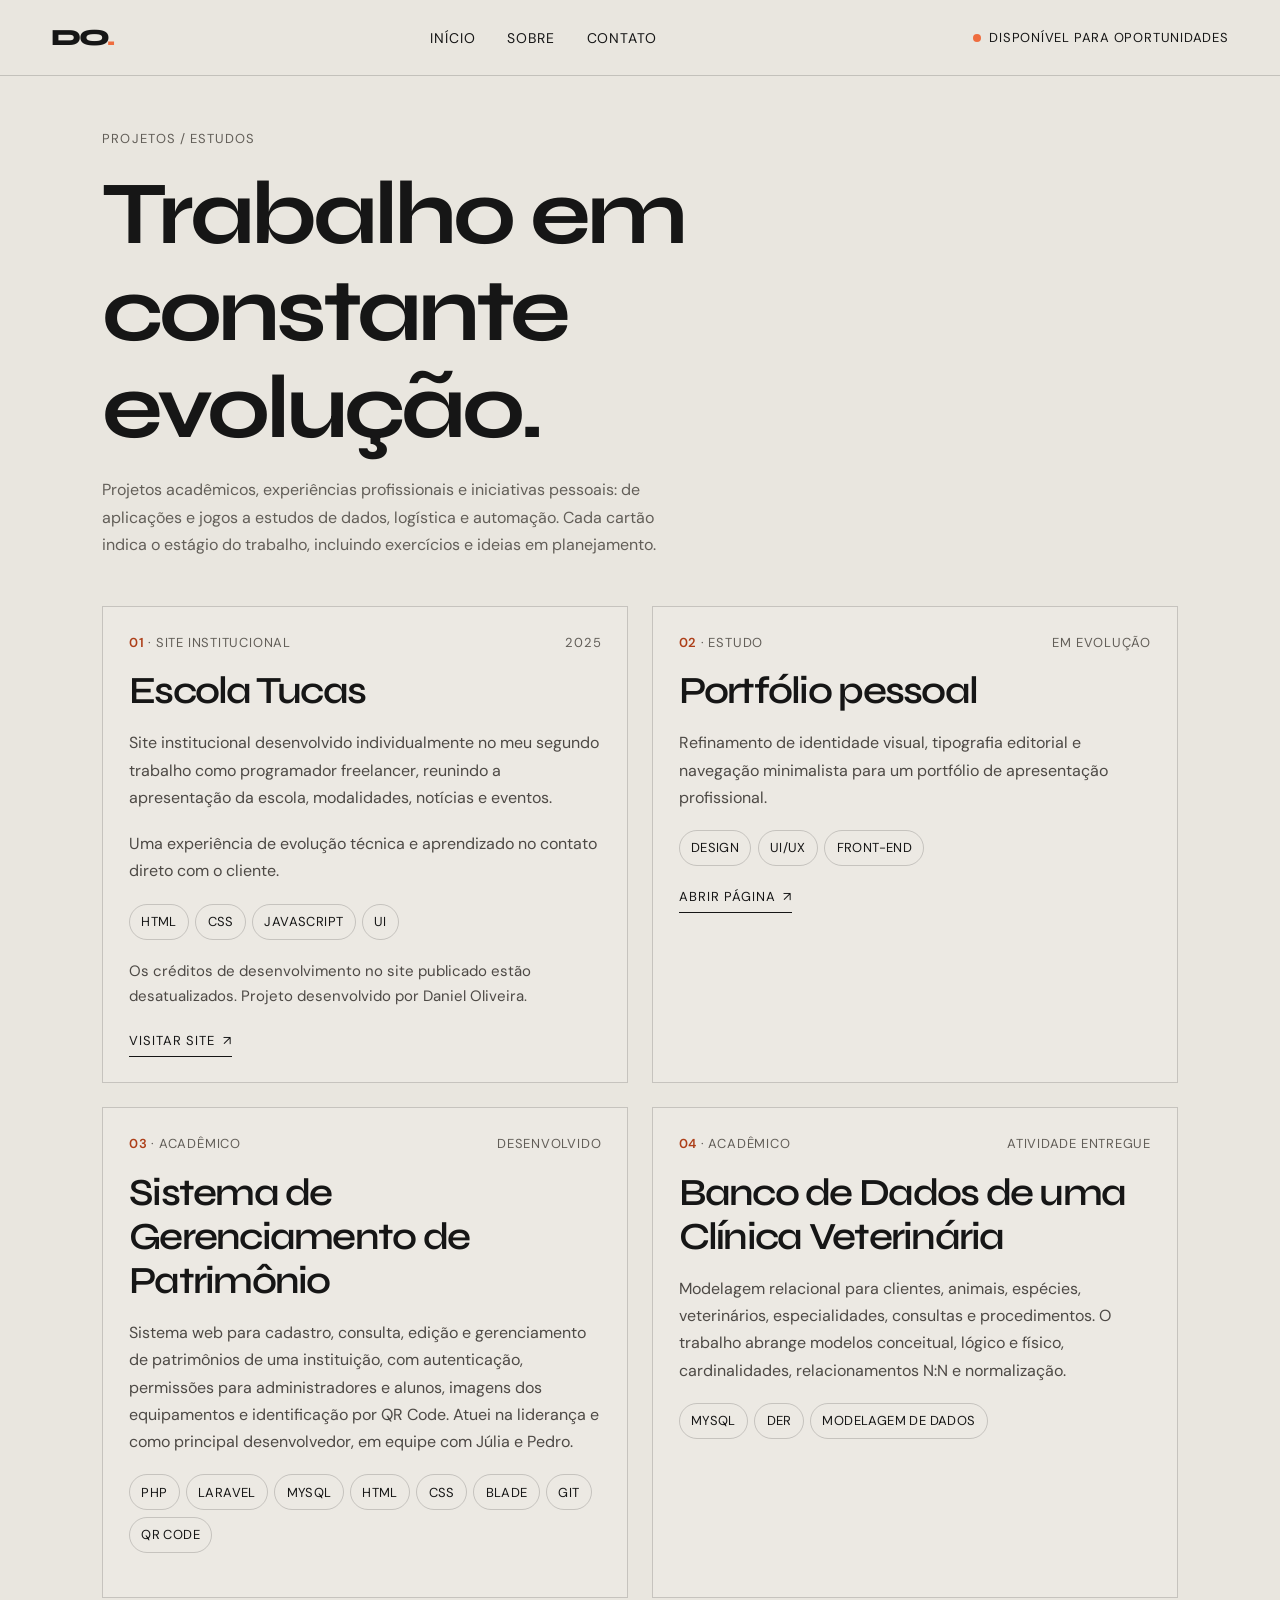
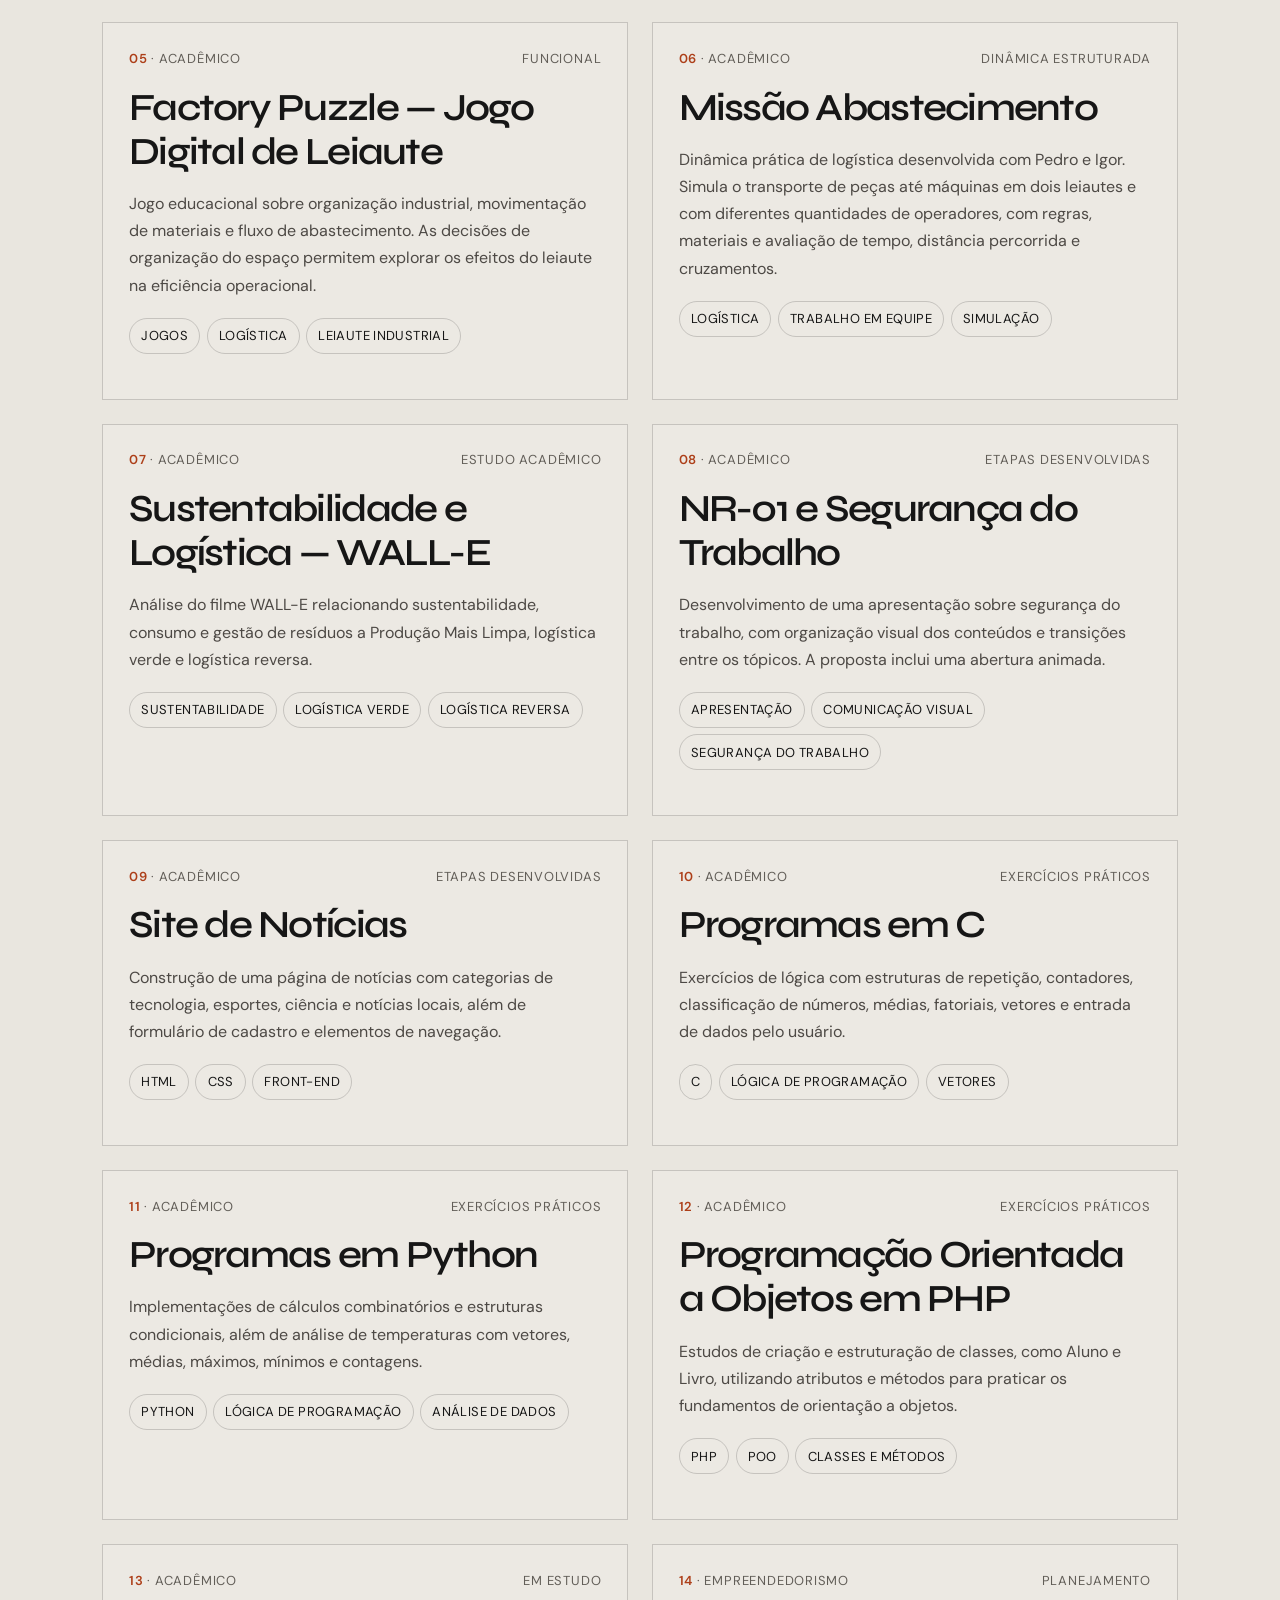
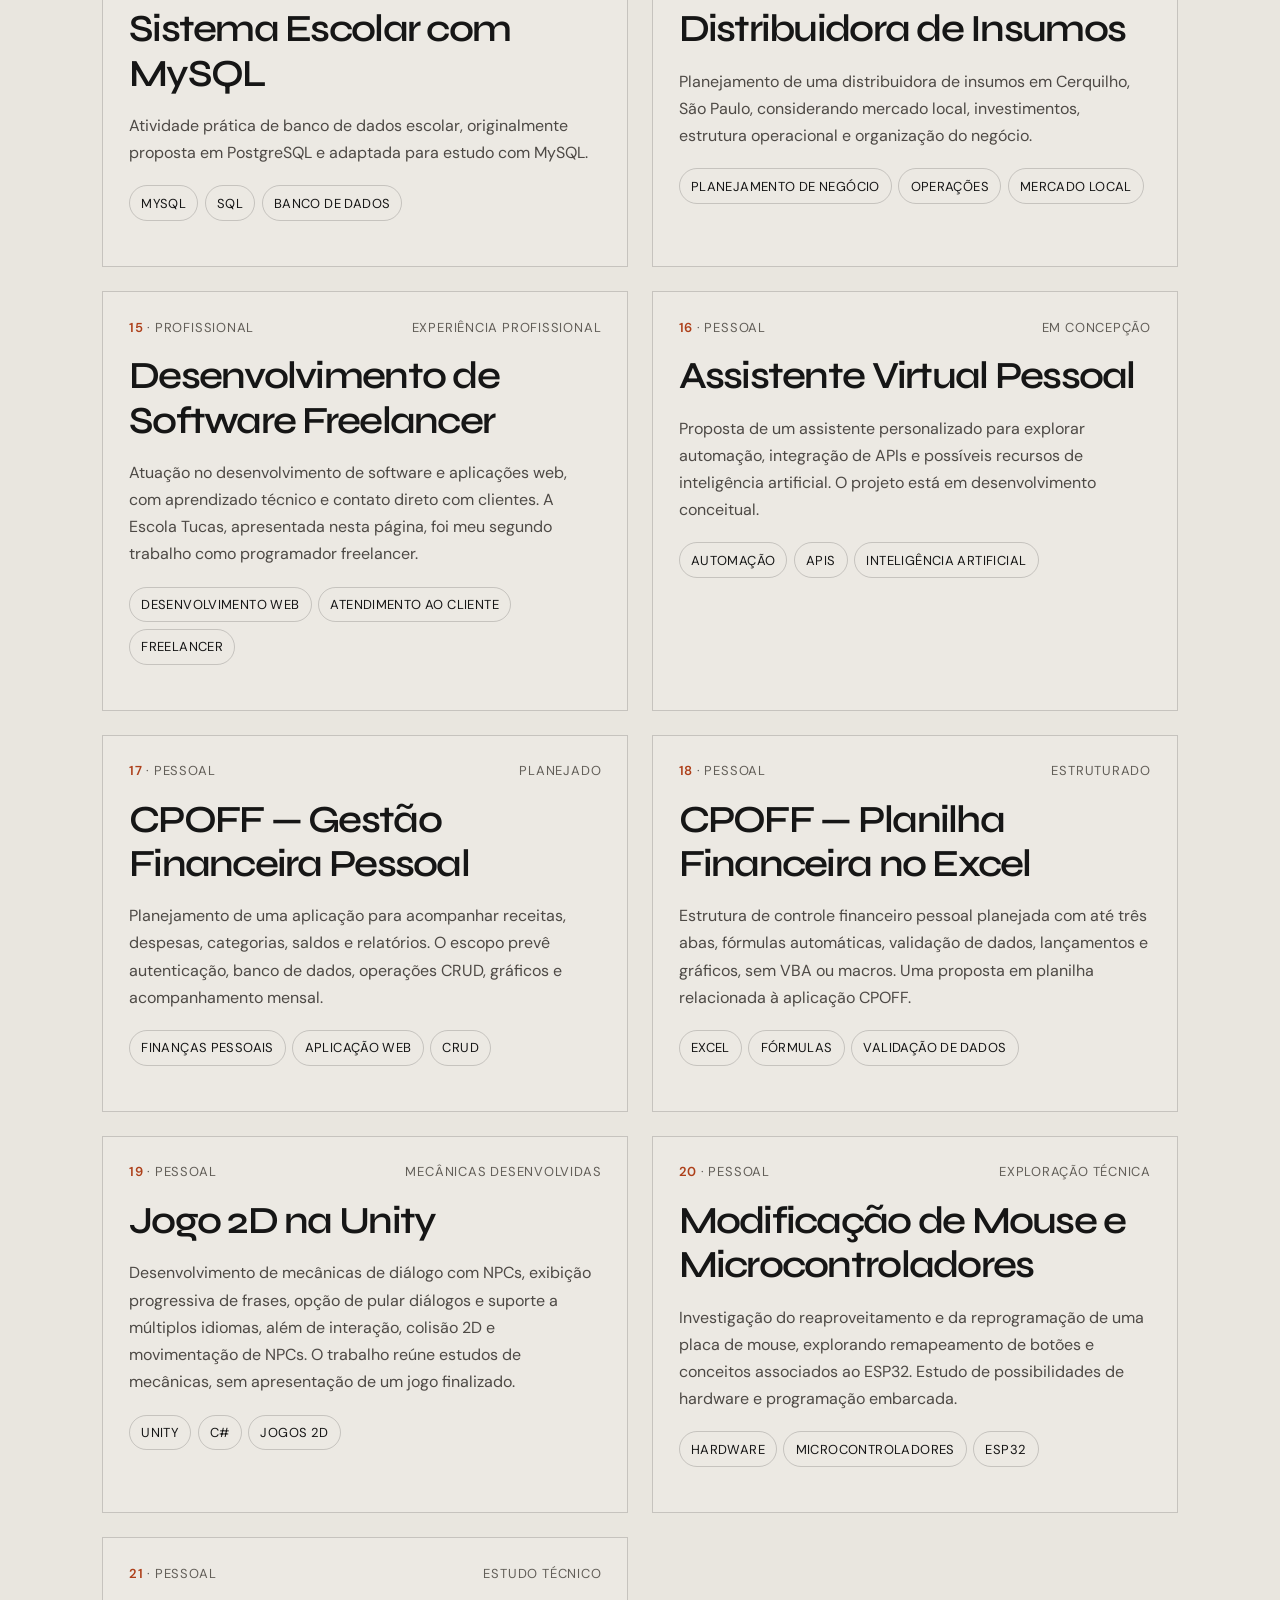
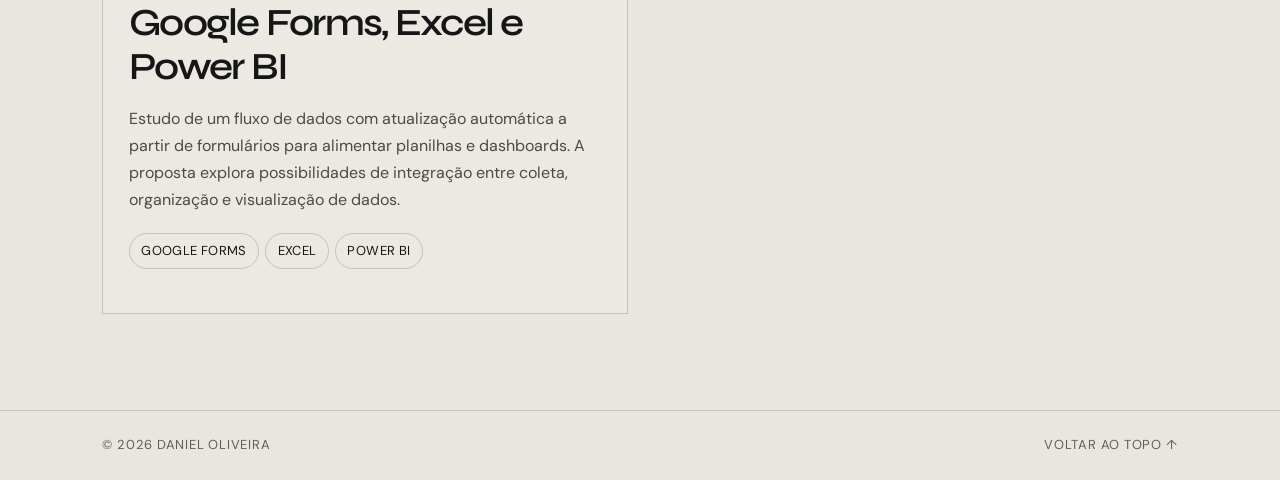
<file: projetos.html>
<!DOCTYPE html>
<html lang="pt-BR">

<head>
    <meta charset="UTF-8">
    <meta name="viewport" content="width=device-width, initial-scale=1.0">
    <meta name="description" content="Projetos, estudos e criações de Daniel Oliveira.">
    <title>Projetos · Daniel Oliveira</title>
    <link rel="preconnect" href="https://fonts.googleapis.com">
    <link rel="preconnect" href="https://fonts.gstatic.com" crossorigin>
    <link href="https://fonts.googleapis.com/css2?family=DM+Sans:wght@400;500;600;700&family=Syne:wght@500;600;700;800&display=swap" rel="stylesheet">
    <link rel="stylesheet" href="styles.css?v=20261105-1">
</head>

<body>
    <a class="skip-link" href="#conteudo">Pular para o conteúdo</a>
    <header class="site-header">
        <a class="wordmark" href="index.html" aria-label="Daniel Oliveira, início">DO<span>.</span></a>
        <nav class="main-nav" aria-label="Navegação principal">
            <a href="index.html">Início</a><a href="index.html#sobre">Sobre</a><a href="index.html#contato">Contato</a>
        </nav>
        <a class="header-availability" href="index.html#contato"><span></span> Disponível para oportunidades</a>
    </header>

    <main id="conteudo" class="section-shell project-page">
        <header class="project-page-header reveal">
            <p class="eyebrow">Projetos / estudos</p>
            <h1>Trabalho em<br>constante evolução.</h1>
            <p>Projetos acadêmicos, experiências profissionais e iniciativas pessoais: de aplicações e jogos a estudos de dados, logística e automação. Cada cartão indica o estágio do trabalho, incluindo exercícios e ideias em planejamento.</p>
        </header>

        <section class="project-list" aria-label="Lista de projetos e estudos">
            <article id="escola-tucas" class="project-item reveal" aria-labelledby="tucas-titulo">
                <div class="project-item-header">
                    <span class="project-item-meta"><span class="project-item-eyebrow">01</span> · Site institucional</span>
                    <span class="project-item-meta">2025</span>
                </div>
                <h2 id="tucas-titulo">Escola Tucas</h2>
                <p>Site institucional desenvolvido individualmente no meu segundo trabalho como programador freelancer, reunindo a apresentação da escola, modalidades, notícias e eventos.</p>
                <p>Uma experiência de evolução técnica e aprendizado no contato direto com o cliente.</p>
                <div class="project-item-stack" aria-label="Tecnologias utilizadas">
                    <span>HTML</span><span>CSS</span><span>JavaScript</span><span>UI</span>
                </div>
                <p id="tucas-creditos" class="project-note">Os créditos de desenvolvimento no site publicado estão desatualizados. Projeto desenvolvido por Daniel Oliveira.</p>
                <a href="https://etucas.com.br/" target="_blank" rel="noopener noreferrer" aria-describedby="tucas-creditos">Visitar site <span aria-hidden="true">↗</span><span class="sr-only"> (abre em nova aba)</span></a>
            </article>

            <article id="portfolio" class="project-item reveal" aria-labelledby="portfolio-titulo">
                <div class="project-item-header">
                    <span class="project-item-meta"><span class="project-item-eyebrow">02</span> · Estudo</span>
                    <span class="project-item-meta">Em evolução</span>
                </div>
                <h2 id="portfolio-titulo">Portfólio pessoal</h2>
                <p>Refinamento de identidade visual, tipografia editorial e navegação minimalista para um portfólio de apresentação profissional.</p>
                <div class="project-item-stack" aria-label="Áreas do projeto">
                    <span>Design</span><span>UI/UX</span><span>Front-end</span>
                </div>
                <a href="index.html">Abrir página <span aria-hidden="true">↗</span></a>
            </article>
            <article id="patrimonio" class="project-item reveal" aria-labelledby="patrimonio-titulo">
                <div class="project-item-header">
                    <span class="project-item-meta"><span class="project-item-eyebrow">03</span> · Acadêmico</span>
                    <span class="project-item-meta">Desenvolvido</span>
                </div>
                <h2 id="patrimonio-titulo">Sistema de Gerenciamento de Patrimônio</h2>
                <p>Sistema web para cadastro, consulta, edição e gerenciamento de patrimônios de uma instituição, com autenticação, permissões para administradores e alunos, imagens dos equipamentos e identificação por QR Code. Atuei na liderança e como principal desenvolvedor, em equipe com Júlia e Pedro.</p>
                <div class="project-item-stack" aria-label="Tecnologias e áreas do projeto">
                    <span>PHP</span><span>Laravel</span><span>MySQL</span><span>HTML</span><span>CSS</span><span>Blade</span><span>Git</span><span>QR Code</span>
                </div>
            </article>

            <article id="clinica-veterinaria" class="project-item reveal" aria-labelledby="clinica-veterinaria-titulo">
                <div class="project-item-header">
                    <span class="project-item-meta"><span class="project-item-eyebrow">04</span> · Acadêmico</span>
                    <span class="project-item-meta">Atividade entregue</span>
                </div>
                <h2 id="clinica-veterinaria-titulo">Banco de Dados de uma Clínica Veterinária</h2>
                <p>Modelagem relacional para clientes, animais, espécies, veterinários, especialidades, consultas e procedimentos. O trabalho abrange modelos conceitual, lógico e físico, cardinalidades, relacionamentos N:N e normalização.</p>
                <div class="project-item-stack" aria-label="Tecnologias e áreas do projeto">
                    <span>MySQL</span><span>DER</span><span>Modelagem de dados</span>
                </div>
            </article>

            <article id="factory-puzzle" class="project-item reveal" aria-labelledby="factory-puzzle-titulo">
                <div class="project-item-header">
                    <span class="project-item-meta"><span class="project-item-eyebrow">05</span> · Acadêmico</span>
                    <span class="project-item-meta">Funcional</span>
                </div>
                <h2 id="factory-puzzle-titulo">Factory Puzzle — Jogo Digital de Leiaute</h2>
                <p>Jogo educacional sobre organização industrial, movimentação de materiais e fluxo de abastecimento. As decisões de organização do espaço permitem explorar os efeitos do leiaute na eficiência operacional.</p>
                <div class="project-item-stack" aria-label="Tecnologias e áreas do projeto">
                    <span>Jogos</span><span>Logística</span><span>Leiaute industrial</span>
                </div>
            </article>

            <article id="missao-abastecimento" class="project-item reveal" aria-labelledby="missao-abastecimento-titulo">
                <div class="project-item-header">
                    <span class="project-item-meta"><span class="project-item-eyebrow">06</span> · Acadêmico</span>
                    <span class="project-item-meta">Dinâmica estruturada</span>
                </div>
                <h2 id="missao-abastecimento-titulo">Missão Abastecimento</h2>
                <p>Dinâmica prática de logística desenvolvida com Pedro e Igor. Simula o transporte de peças até máquinas em dois leiautes e com diferentes quantidades de operadores, com regras, materiais e avaliação de tempo, distância percorrida e cruzamentos.</p>
                <div class="project-item-stack" aria-label="Tecnologias e áreas do projeto">
                    <span>Logística</span><span>Trabalho em equipe</span><span>Simulação</span>
                </div>
            </article>

            <article id="wall-e" class="project-item reveal" aria-labelledby="wall-e-titulo">
                <div class="project-item-header">
                    <span class="project-item-meta"><span class="project-item-eyebrow">07</span> · Acadêmico</span>
                    <span class="project-item-meta">Estudo acadêmico</span>
                </div>
                <h2 id="wall-e-titulo">Sustentabilidade e Logística — WALL-E</h2>
                <p>Análise do filme WALL-E relacionando sustentabilidade, consumo e gestão de resíduos a Produção Mais Limpa, logística verde e logística reversa.</p>
                <div class="project-item-stack" aria-label="Tecnologias e áreas do projeto">
                    <span>Sustentabilidade</span><span>Logística verde</span><span>Logística reversa</span>
                </div>
            </article>

            <article id="nr-01" class="project-item reveal" aria-labelledby="nr-01-titulo">
                <div class="project-item-header">
                    <span class="project-item-meta"><span class="project-item-eyebrow">08</span> · Acadêmico</span>
                    <span class="project-item-meta">Etapas desenvolvidas</span>
                </div>
                <h2 id="nr-01-titulo">NR-01 e Segurança do Trabalho</h2>
                <p>Desenvolvimento de uma apresentação sobre segurança do trabalho, com organização visual dos conteúdos e transições entre os tópicos. A proposta inclui uma abertura animada.</p>
                <div class="project-item-stack" aria-label="Tecnologias e áreas do projeto">
                    <span>Apresentação</span><span>Comunicação visual</span><span>Segurança do trabalho</span>
                </div>
            </article>

            <article id="site-noticias" class="project-item reveal" aria-labelledby="site-noticias-titulo">
                <div class="project-item-header">
                    <span class="project-item-meta"><span class="project-item-eyebrow">09</span> · Acadêmico</span>
                    <span class="project-item-meta">Etapas desenvolvidas</span>
                </div>
                <h2 id="site-noticias-titulo">Site de Notícias</h2>
                <p>Construção de uma página de notícias com categorias de tecnologia, esportes, ciência e notícias locais, além de formulário de cadastro e elementos de navegação.</p>
                <div class="project-item-stack" aria-label="Tecnologias e áreas do projeto">
                    <span>HTML</span><span>CSS</span><span>Front-end</span>
                </div>
            </article>

            <article id="programas-c" class="project-item reveal" aria-labelledby="programas-c-titulo">
                <div class="project-item-header">
                    <span class="project-item-meta"><span class="project-item-eyebrow">10</span> · Acadêmico</span>
                    <span class="project-item-meta">Exercícios práticos</span>
                </div>
                <h2 id="programas-c-titulo">Programas em C</h2>
                <p>Exercícios de lógica com estruturas de repetição, contadores, classificação de números, médias, fatoriais, vetores e entrada de dados pelo usuário.</p>
                <div class="project-item-stack" aria-label="Tecnologias e áreas do projeto">
                    <span>C</span><span>Lógica de programação</span><span>Vetores</span>
                </div>
            </article>

            <article id="programas-python" class="project-item reveal" aria-labelledby="programas-python-titulo">
                <div class="project-item-header">
                    <span class="project-item-meta"><span class="project-item-eyebrow">11</span> · Acadêmico</span>
                    <span class="project-item-meta">Exercícios práticos</span>
                </div>
                <h2 id="programas-python-titulo">Programas em Python</h2>
                <p>Implementações de cálculos combinatórios e estruturas condicionais, além de análise de temperaturas com vetores, médias, máximos, mínimos e contagens.</p>
                <div class="project-item-stack" aria-label="Tecnologias e áreas do projeto">
                    <span>Python</span><span>Lógica de programação</span><span>Análise de dados</span>
                </div>
            </article>

            <article id="poo-php" class="project-item reveal" aria-labelledby="poo-php-titulo">
                <div class="project-item-header">
                    <span class="project-item-meta"><span class="project-item-eyebrow">12</span> · Acadêmico</span>
                    <span class="project-item-meta">Exercícios práticos</span>
                </div>
                <h2 id="poo-php-titulo">Programação Orientada a Objetos em PHP</h2>
                <p>Estudos de criação e estruturação de classes, como Aluno e Livro, utilizando atributos e métodos para praticar os fundamentos de orientação a objetos.</p>
                <div class="project-item-stack" aria-label="Tecnologias e áreas do projeto">
                    <span>PHP</span><span>POO</span><span>Classes e métodos</span>
                </div>
            </article>

            <article id="sistema-escolar" class="project-item reveal" aria-labelledby="sistema-escolar-titulo">
                <div class="project-item-header">
                    <span class="project-item-meta"><span class="project-item-eyebrow">13</span> · Acadêmico</span>
                    <span class="project-item-meta">Em estudo</span>
                </div>
                <h2 id="sistema-escolar-titulo">Sistema Escolar com MySQL</h2>
                <p>Atividade prática de banco de dados escolar, originalmente proposta em PostgreSQL e adaptada para estudo com MySQL.</p>
                <div class="project-item-stack" aria-label="Tecnologias e áreas do projeto">
                    <span>MySQL</span><span>SQL</span><span>Banco de dados</span>
                </div>
            </article>

            <article id="distribuidora" class="project-item reveal" aria-labelledby="distribuidora-titulo">
                <div class="project-item-header">
                    <span class="project-item-meta"><span class="project-item-eyebrow">14</span> · Empreendedorismo</span>
                    <span class="project-item-meta">Planejamento</span>
                </div>
                <h2 id="distribuidora-titulo">Distribuidora de Insumos</h2>
                <p>Planejamento de uma distribuidora de insumos em Cerquilho, São Paulo, considerando mercado local, investimentos, estrutura operacional e organização do negócio.</p>
                <div class="project-item-stack" aria-label="Tecnologias e áreas do projeto">
                    <span>Planejamento de negócio</span><span>Operações</span><span>Mercado local</span>
                </div>
            </article>

            <article id="freelancer" class="project-item reveal" aria-labelledby="freelancer-titulo">
                <div class="project-item-header">
                    <span class="project-item-meta"><span class="project-item-eyebrow">15</span> · Profissional</span>
                    <span class="project-item-meta">Experiência profissional</span>
                </div>
                <h2 id="freelancer-titulo">Desenvolvimento de Software Freelancer</h2>
                <p>Atuação no desenvolvimento de software e aplicações web, com aprendizado técnico e contato direto com clientes. A Escola Tucas, apresentada nesta página, foi meu segundo trabalho como programador freelancer.</p>
                <div class="project-item-stack" aria-label="Tecnologias e áreas do projeto">
                    <span>Desenvolvimento web</span><span>Atendimento ao cliente</span><span>Freelancer</span>
                </div>
            </article>

            <article id="assistente-virtual" class="project-item reveal" aria-labelledby="assistente-virtual-titulo">
                <div class="project-item-header">
                    <span class="project-item-meta"><span class="project-item-eyebrow">16</span> · Pessoal</span>
                    <span class="project-item-meta">Em concepção</span>
                </div>
                <h2 id="assistente-virtual-titulo">Assistente Virtual Pessoal</h2>
                <p>Proposta de um assistente personalizado para explorar automação, integração de APIs e possíveis recursos de inteligência artificial. O projeto está em desenvolvimento conceitual.</p>
                <div class="project-item-stack" aria-label="Tecnologias e áreas do projeto">
                    <span>Automação</span><span>APIs</span><span>Inteligência artificial</span>
                </div>
            </article>

            <article id="cpoff-sistema" class="project-item reveal" aria-labelledby="cpoff-sistema-titulo">
                <div class="project-item-header">
                    <span class="project-item-meta"><span class="project-item-eyebrow">17</span> · Pessoal</span>
                    <span class="project-item-meta">Planejado</span>
                </div>
                <h2 id="cpoff-sistema-titulo">CPOFF — Gestão Financeira Pessoal</h2>
                <p>Planejamento de uma aplicação para acompanhar receitas, despesas, categorias, saldos e relatórios. O escopo prevê autenticação, banco de dados, operações CRUD, gráficos e acompanhamento mensal.</p>
                <div class="project-item-stack" aria-label="Tecnologias e áreas do projeto">
                    <span>Finanças pessoais</span><span>Aplicação web</span><span>CRUD</span>
                </div>
            </article>

            <article id="cpoff-excel" class="project-item reveal" aria-labelledby="cpoff-excel-titulo">
                <div class="project-item-header">
                    <span class="project-item-meta"><span class="project-item-eyebrow">18</span> · Pessoal</span>
                    <span class="project-item-meta">Estruturado</span>
                </div>
                <h2 id="cpoff-excel-titulo">CPOFF — Planilha Financeira no Excel</h2>
                <p>Estrutura de controle financeiro pessoal planejada com até três abas, fórmulas automáticas, validação de dados, lançamentos e gráficos, sem VBA ou macros. Uma proposta em planilha relacionada à aplicação CPOFF.</p>
                <div class="project-item-stack" aria-label="Tecnologias e áreas do projeto">
                    <span>Excel</span><span>Fórmulas</span><span>Validação de dados</span>
                </div>
            </article>

            <article id="jogo-unity" class="project-item reveal" aria-labelledby="jogo-unity-titulo">
                <div class="project-item-header">
                    <span class="project-item-meta"><span class="project-item-eyebrow">19</span> · Pessoal</span>
                    <span class="project-item-meta">Mecânicas desenvolvidas</span>
                </div>
                <h2 id="jogo-unity-titulo">Jogo 2D na Unity</h2>
                <p>Desenvolvimento de mecânicas de diálogo com NPCs, exibição progressiva de frases, opção de pular diálogos e suporte a múltiplos idiomas, além de interação, colisão 2D e movimentação de NPCs. O trabalho reúne estudos de mecânicas, sem apresentação de um jogo finalizado.</p>
                <div class="project-item-stack" aria-label="Tecnologias e áreas do projeto">
                    <span>Unity</span><span>C#</span><span>Jogos 2D</span>
                </div>
            </article>

            <article id="mouse-microcontroladores" class="project-item reveal" aria-labelledby="mouse-microcontroladores-titulo">
                <div class="project-item-header">
                    <span class="project-item-meta"><span class="project-item-eyebrow">20</span> · Pessoal</span>
                    <span class="project-item-meta">Exploração técnica</span>
                </div>
                <h2 id="mouse-microcontroladores-titulo">Modificação de Mouse e Microcontroladores</h2>
                <p>Investigação do reaproveitamento e da reprogramação de uma placa de mouse, explorando remapeamento de botões e conceitos associados ao ESP32. Estudo de possibilidades de hardware e programação embarcada.</p>
                <div class="project-item-stack" aria-label="Tecnologias e áreas do projeto">
                    <span>Hardware</span><span>Microcontroladores</span><span>ESP32</span>
                </div>
            </article>

            <article id="forms-excel-powerbi" class="project-item reveal" aria-labelledby="forms-excel-powerbi-titulo">
                <div class="project-item-header">
                    <span class="project-item-meta"><span class="project-item-eyebrow">21</span> · Pessoal</span>
                    <span class="project-item-meta">Estudo técnico</span>
                </div>
                <h2 id="forms-excel-powerbi-titulo">Google Forms, Excel e Power BI</h2>
                <p>Estudo de um fluxo de dados com atualização automática a partir de formulários para alimentar planilhas e dashboards. A proposta explora possibilidades de integração entre coleta, organização e visualização de dados.</p>
                <div class="project-item-stack" aria-label="Tecnologias e áreas do projeto">
                    <span>Google Forms</span><span>Excel</span><span>Power BI</span>
                </div>
            </article>
        </section>
    </main>

    <footer class="site-footer section-shell">
        <span>© 2026 Daniel Oliveira</span>
        <span><b></b></span>
        <a href="index.html#topo">Voltar ao topo ↑</a>
    </footer>

    <script src="scripts.js?v=20261020-1"></script>
</body>

</html>
</file>
<file: styles.css>
:root {
    --ink: #161616; --paper: #e9e6df; --muted: #625e58; --line: rgba(22, 22, 22, .18);
    --acid: #d7f24a; --orange: #ef6d3f; --accent-text: #ad3f19; --serif: "Syne", sans-serif; --sans: "DM Sans", sans-serif;
}
* { box-sizing: border-box; }
html { scroll-behavior: smooth; }
body { margin: 0; background: var(--paper); color: var(--ink); font-family: var(--sans); overflow-x: hidden; }
a { color: inherit; text-decoration: none; }
a:focus-visible, summary:focus-visible { outline: 2px solid var(--accent-text); outline-offset: 5px; }
.sr-only { position: absolute; width: 1px; height: 1px; padding: 0; margin: -1px; overflow: hidden; clip-path: inset(50%); white-space: nowrap; border: 0; }
.skip-link { position: fixed; top: 0; left: 1rem; padding: .75rem 1rem; background: var(--acid); transform: translateY(-120%); z-index: 100; }
.skip-link:focus { transform: translateY(0); }
.site-header { position: fixed; inset: 0 0 auto; z-index: 20; display: flex; align-items: center; justify-content: space-between; padding: 1.5rem 4vw; background: var(--paper); color: var(--ink); border-bottom: 1px solid var(--line); }
.wordmark { font: 800 1.45rem var(--serif); letter-spacing: -.08em; }
.wordmark span { color: var(--orange); }
.hero-title span { color: var(--accent-text); }
.main-nav { display: flex; gap: 2rem; font-size: .875rem; text-transform: uppercase; letter-spacing: .06em; }
.main-nav a, .header-availability, .text-link, .social-links a, .site-footer a { transition: color .2s ease; }
.main-nav a:hover, .header-availability:hover, .text-link:hover, .social-links a:hover, .site-footer a:hover { color: var(--accent-text); }
.main-nav a:hover, .header-availability:hover, .social-links a:hover, .site-footer a:hover { text-decoration: underline; text-underline-offset: .3em; }
.header-availability { display: flex; align-items: center; gap: .5rem; font-size: .8125rem; text-transform: uppercase; letter-spacing: .06em; }
.header-availability span { width: .5rem; height: .5rem; border-radius: 50%; background: var(--orange); animation: pulse 2s infinite; }
.section-shell { padding-left: 8vw; padding-right: 8vw; }
.hero { min-height: 100svh; padding-top: 8rem; padding-bottom: 4rem; display: flex; flex-direction: column; justify-content: space-between; gap: 1.5rem; position: relative; isolation: isolate; }
.hero-kicker, .eyebrow, .project-number { font-size: .8125rem; line-height: 1.6; text-transform: uppercase; letter-spacing: .08em; }
.hero-kicker { margin-top: .3rem; }
.hero-kicker span { color: var(--accent-text); margin: 0 .35rem; }
.hero-title, h2, h3 { font-family: var(--serif); letter-spacing: -.045em; margin: 0; }
.hero-title { width: min(46vw, 660px); max-width: 660px; font-size: clamp(4.25rem, 6.1vw, 7.5rem); line-height: 1.02; font-weight: 700; }
em { color: var(--accent-text); font-style: normal; }
.hero > :not(.hero-viewport):not(.hero-index) { position: relative; z-index: 1; }
.hero-viewport { position: absolute; z-index: 0; top: 8%; right: -1vw; width: min(56vw, 730px); aspect-ratio: 1.18; margin: 0; pointer-events: none; transform: translateY(24px); opacity: .92; }
.hero-viewport img { width: 100%; height: 100%; display: block; object-fit: contain; animation: model-float 5s ease-in-out infinite; }
.hero-bottom { display: flex; flex-direction: column; align-items: flex-start; gap: 1.5rem; max-width: 560px; margin-top: 1.5rem; }
.hero-bottom p { max-width: 500px; margin: 0; color: #45413d; font-size: 1.25rem; line-height: 1.75; }
.hero-cta { display: inline-flex; align-items: center; justify-content: center; gap: .75rem; min-height: 48px; max-width: 100%; padding: .9rem 1.4rem; border: 1px solid var(--ink); border-radius: 100px; background: var(--ink); color: var(--paper); font-size: .9375rem; font-weight: 600; line-height: 1.4; transition: background .2s ease, border-color .2s ease, transform .2s ease; }
.hero-cta span { font-size: 1.15rem; }
.hero-cta:hover { background: var(--accent-text); border-color: var(--accent-text); transform: translateY(-2px); }
.hero-index { position: absolute; right: 4vw; top: 50%; font-size: .8125rem; writing-mode: vertical-rl; letter-spacing: .08em; }
.hero-index span { color: var(--muted); margin: .45rem 0; }
.work-section, .about-section, .contact-section { padding-top: 12rem; padding-bottom: 10rem; }
.section-heading { display: flex; justify-content: space-between; align-items: start; margin-bottom: 5rem; }
.eyebrow { margin: .7rem 0 0; color: var(--muted); }
h2 { font-size: clamp(3rem, 7vw, 7.5rem); line-height: 1.08; font-weight: 600; }
.project-feature { display: grid; grid-template-columns: minmax(0, 1.25fr) minmax(300px, .75fr); gap: 7vw; align-items: center; }
.project-visual { min-height: 620px; background: #262322; color: #f2eee6; position: relative; overflow: hidden; display: grid; place-items: center; isolation: isolate; }
.project-visual-image { background: radial-gradient(circle at 15% 20%, rgba(239, 109, 63, .24), transparent 22%), radial-gradient(circle at 78% 28%, rgba(255, 255, 255, .12), transparent 18%), linear-gradient(135deg, #0f0f0f 0%, #171512 35%, #261d1a 100%); border: 1px solid rgba(255,255,255,.06); box-shadow: inset 0 0 0 1px rgba(255,255,255,.02); }
.project-visual-image img { position: relative; z-index: 1; width: 100%; height: 100%; object-fit: cover; object-position: center; display: block; filter: brightness(1.02) contrast(1.05); }
.project-preview { min-width: 0; margin: 0; }
.project-preview-link { display: block; }
.project-preview img { display: block; width: 100%; height: auto; border: 1px solid var(--line); }
.project-preview figcaption { margin-top: .85rem; color: var(--muted); font-size: .8125rem; line-height: 1.6; }
.tennis-photo { position: absolute; inset: 0; z-index: 0; width: 100%; height: 100%; object-fit: cover; object-position: center; filter: saturate(.85) contrast(1.05); transition: transform .7s ease; }
.project-visual:hover .tennis-photo { transform: scale(1.04); }
.perfume-bottle { position: relative; z-index: 1; display: flex; flex-direction: column; align-items: center; transform: rotate(7deg); filter: drop-shadow(25px 25px 20px rgba(0,0,0,.35)); }
.bottle-cap { width: 70px; height: 70px; border-radius: 8px 8px 2px 2px; background: linear-gradient(90deg, #171514, #9a887d, #171514); }
.bottle-neck { width: 96px; height: 65px; background: #aa8d78; border: 7px solid #392b25; border-bottom: 0; }
.bottle-body { width: 245px; height: 290px; border-radius: 20px 20px 34px 34px; display: grid; place-items: center; text-align: center; color: #d9c49f; background: linear-gradient(120deg, #56382c, #181513 60%, #6e4d3d); border: 7px solid #3d2c25; box-shadow: inset 15px 0 rgba(255,255,255,.06); font: 800 2rem var(--serif); }
.bottle-body small { font: .45rem var(--sans); letter-spacing: .3em; color: #ddd0c0; }
.visual-caption { position: absolute; bottom: 1.5rem; left: 1.5rem; font-size: .6rem; letter-spacing: .2em; line-height: 1.5; color: #bcb4ac; }
.visual-caption strong { color: #f2eee6; font-weight: 500; }
.project-copy h3 { font-size: clamp(3.25rem, 5vw, 5.8rem); line-height: 1.08; margin: 1.5rem 0 2rem; }
.project-description, .about-details p, .contact-copy > p:last-child { color: #5e5954; line-height: 1.65; max-width: 370px; }
.project-grid { display: grid; grid-template-columns: repeat(2, minmax(0, 1fr)); gap: 1.5rem; margin-top: 3rem; }
.project-card { border: 1px solid var(--line); padding: 2rem; background: rgba(255, 255, 255, .2); }
.project-card-label { margin: 0 0 1rem; color: var(--muted); font-size: .68rem; text-transform: uppercase; letter-spacing: .12em; }
.project-card h3 { font-size: clamp(1.5rem, 2.5vw, 2.4rem); line-height: 1.02; margin: 0 0 1rem; }
.project-card p { margin: 0; color: #4e4a46; line-height: 1.6; }
.project-card ul { margin: 1.25rem 0 0; padding-left: 1.1rem; color: #3d3a36; line-height: 1.8; }
.tag-list, .skill-cloud { display: flex; flex-wrap: wrap; gap: .45rem; margin: 2rem 0 2.5rem; }
.tag-list span, .skill-cloud span { border: 1px solid var(--line); border-radius: 100px; padding: .5rem .75rem; font-size: .8125rem; line-height: 1.5; }
.text-link { border-bottom: 1px solid var(--ink); padding-bottom: .35rem; text-transform: uppercase; font-size: .8125rem; line-height: 1.6; letter-spacing: .08em; }
.text-link span, .social-links span, .contact-email span { color: var(--accent-text); margin-left: .5rem; }
.project-note { color: var(--muted); font-size: .9375rem; line-height: 1.6; margin: 1.5rem 0 0; }
.project-note a { color: var(--ink); border-bottom: 1px solid var(--ink); }
.about-section { --muted: #aaa59b; --accent-text: var(--orange); background: var(--ink); color: var(--paper); }
.about-section .eyebrow { color: var(--muted); }
.about-grid { display: grid; grid-template-columns: minmax(280px, .8fr) minmax(0, 1.2fr); gap: 9vw; align-items: center; margin-top: 7rem; position: relative; }
.about-cube { position: absolute; z-index: 0; left: -4%; top: -8%; width: 108%; height: 116%; pointer-events: none; opacity: .48; }
.cube-scene { width: 100%; height: 100%; perspective: 900px; display: grid; place-items: center; }
.cube { width: min(46vw, 520px); height: min(46vw, 520px); position: relative; transform-style: preserve-3d; transform: rotateX(-18deg) rotateY(-28deg) rotateZ(6deg); transition: transform .18s ease-out; }
.cube-face { position: absolute; inset: 0; border: 1px solid rgba(233, 230, 223, .35); background: rgba(22, 22, 22, .08); backface-visibility: visible; }
.cube-front { transform: translateZ(260px); border-color: var(--orange); }
.cube-back { transform: rotateY(180deg) translateZ(260px); }
.cube-right { transform: rotateY(90deg) translateZ(260px); }
.cube-left { transform: rotateY(-90deg) translateZ(260px); }
.cube-top { transform: rotateX(90deg) translateZ(260px); border-color: rgba(239, 109, 63, .7); }
.cube-bottom { transform: rotateX(-90deg) translateZ(260px); }
.about-cube::after { content: "INTERACTION / 01"; position: absolute; left: 10%; bottom: 8%; color: #85817a; font-size: .6rem; letter-spacing: .14em; }
.about-photo, .about-content { position: relative; z-index: 1; }
.about-photo { position: relative; min-height: 560px; margin: 0; overflow: visible; transform: rotate(-3deg); transition: transform .5s ease; }
.about-photo::before { content: ""; position: absolute; z-index: -1; right: 8%; bottom: 7%; width: 18px; height: 72%; background: var(--orange); transform: rotate(3deg); }
.about-photo img { width: 115%; height: 115%; margin: -7% 0 0 -7%; display: block; object-fit: contain; object-position: center bottom; transition: transform .45s ease; }
.about-photo:hover { transform: rotate(0deg) translateY(-6px); }
.about-photo:hover img { transform: scale(1.025); }
.about-content { min-width: 0; }
.about-lead { font: 600 clamp(1.7rem, 3vw, 3rem) var(--serif); line-height: 1.25; letter-spacing: -.025em; max-width: 650px; }
.about-details p { color: var(--muted); max-width: 410px; }
.about-metrics { display: grid; grid-template-columns: repeat(3, minmax(0, 1fr)); gap: 1rem; margin: 2rem 0 2.5rem; max-width: 430px; }
.about-metrics div { border: 1px solid rgba(233, 230, 223, .18); padding: 1rem .85rem; background: rgba(255, 255, 255, .02); }
.about-metrics strong { display: block; font: 700 1.6rem var(--serif); letter-spacing: -.04em; color: var(--paper); }
.about-metrics span { display: block; margin-top: .4rem; color: var(--muted); font-size: .8125rem; line-height: 1.6; }
.about-details .skill-cloud { margin-top: 4rem; }
.about-details .skill-cloud span { border-color: #4b4944; color: #d9d4ca; }
.principles-section { display: grid; grid-template-columns: repeat(3, 1fr); gap: 2rem; padding-top: 7rem; padding-bottom: 7rem; border-bottom: 1px solid var(--line); }
.principle { border-top: 1px solid var(--ink); padding-top: 1.25rem; }
.principle span { color: var(--accent-text); font-size: .8125rem; }
.principle h3 { font-size: clamp(2rem, 3vw, 3.5rem); line-height: 1.12; margin: 2.5rem 0 1.5rem; }
.principle p { color: var(--muted); max-width: 240px; font-size: 1rem; line-height: 1.65; }
.contact-section { display: grid; grid-template-columns: 1fr 1fr; gap: 10vw; align-items: end; }
.contact-copy > p:last-child { margin-top: 3rem; }
.contact-email { display: inline-block; font: 600 clamp(1.3rem, 2.5vw, 2.5rem) var(--serif); border-bottom: 2px solid var(--ink); padding-bottom: .65rem; overflow-wrap: anywhere; }
.social-links { display: flex; gap: 2rem; margin-top: 3rem; text-transform: uppercase; letter-spacing: .08em; font-size: .8125rem; line-height: 1.6; }
.site-footer { display: flex; justify-content: space-between; gap: 1rem; padding-top: 1.5rem; padding-bottom: 1.5rem; border-top: 1px solid var(--line); color: var(--muted); font-size: .8125rem; line-height: 1.6; text-transform: uppercase; letter-spacing: .06em; }
.site-footer b { color: var(--orange); font-size: 1rem; }

.project-page { padding-top: 8rem; padding-bottom: 6rem; }
.project-page-header { max-width: 760px; margin-bottom: 3rem; }
.project-page-header h1 { font: 700 clamp(2.5rem, 7vw, 6rem) var(--serif); letter-spacing: -.045em; line-height: 1.08; margin: 1rem 0 1.25rem; }
.project-page-header p { max-width: 560px; color: var(--muted); line-height: 1.7; margin: 0; }
.project-list { display: grid; grid-template-columns: repeat(2, minmax(0, 1fr)); gap: 1.5rem; }
.project-case { min-width: 0; scroll-margin-top: 7rem; border-top: 1px solid var(--ink); }
.case-heading { padding: 2.5rem 0; }
.case-heading h2 { font-size: clamp(2.5rem, 5vw, 4.5rem); line-height: 1.12; }
.case-intro { max-width: 640px; color: var(--muted); font-size: 1.0625rem; line-height: 1.7; margin: 1.25rem 0 0; }
.project-actions { display: flex; flex-wrap: wrap; align-items: center; gap: 1rem 2rem; margin-top: 1.75rem; }
.project-actions .text-link { display: inline-flex; flex-wrap: wrap; align-items: center; min-height: 44px; }
.case-preview { padding: clamp(1rem, 3vw, 3rem); background: #ded9cf; border: 1px solid var(--line); }
.case-preview img { box-shadow: 0 10px 24px rgba(22, 22, 22, .08); }
.case-facts { display: grid; grid-template-columns: repeat(3, minmax(0, 1fr)); gap: 1.5rem; margin: 0; padding: 2rem 0; border-bottom: 1px solid var(--line); }
.case-facts dt { font-size: .8125rem; line-height: 1.6; letter-spacing: .06em; text-transform: uppercase; color: var(--muted); }
.case-facts dd { margin: .5rem 0 0; font-size: 1rem; font-weight: 600; line-height: 1.6; }
.case-story { display: grid; grid-template-columns: repeat(2, minmax(0, 1fr)); gap: 3rem; padding: 2.5rem 0; }
.case-story h3, .case-result h3 { font-size: clamp(1.5rem, 2.5vw, 2rem); line-height: 1.2; }
.case-story p, .case-result p, .case-decisions p { margin: 1rem 0 0; color: var(--muted); font-size: 1rem; line-height: 1.75; }
.case-result { display: grid; grid-template-columns: minmax(160px, .6fr) minmax(0, 1.4fr); gap: 2rem; padding: 2rem; border-left: 3px solid var(--accent-text); background: rgba(255,255,255,.24); }
.case-result p { margin: 0; }
.case-details { margin-top: 2rem; border-top: 1px solid var(--line); border-bottom: 1px solid var(--line); }
.case-details summary { padding: 1.25rem .25rem; font-size: 1rem; font-weight: 600; line-height: 1.6; cursor: pointer; }
.case-details summary::marker { color: var(--accent-text); }
.case-details summary:hover { color: var(--accent-text); }
.case-details-content { display: grid; grid-template-columns: minmax(180px, 260px) minmax(0, 1fr); gap: 4rem; align-items: center; padding: 1rem 0 2.5rem; }
.mobile-preview { width: 100%; max-width: 260px; }
.case-decisions { display: grid; gap: 2rem; max-width: 620px; }
.case-decisions h4 { font: 600 1.25rem var(--serif); line-height: 1.3; letter-spacing: -.02em; margin: 0; }
.case-decisions p { margin-top: .65rem; }
.project-item { scroll-margin-top: 7rem; border: 1px solid var(--line); padding: 1.6rem; background: rgba(255,255,255,.12); transition: transform .25s ease, border-color .25s ease; }
.project-item { min-width: 0; overflow-wrap: anywhere; }
.project-item:hover { transform: translateY(-4px); border-color: rgba(22,22,22,.35); }
.project-item-header { display: flex; flex-wrap: wrap; justify-content: space-between; align-items: baseline; gap: .5rem 1rem; margin-bottom: 1rem; }
.project-item-meta { font-size: .8125rem; line-height: 1.6; text-transform: uppercase; letter-spacing: .06em; color: var(--muted); }
.project-item-eyebrow { color: var(--accent-text); font-weight: 600; }
.project-item h2 { font-size: clamp(2rem, 3vw, 3rem); line-height: 1.15; margin: 0 0 1rem; }
.project-item p { margin: 0 0 1.2rem; color: #4d4945; line-height: 1.7; }
.project-item-stack { display: flex; flex-wrap: wrap; gap: .4rem; margin-bottom: 1.2rem; }
.project-item-stack span { border: 1px solid var(--line); border-radius: 999px; padding: .45rem .7rem; font-size: .8125rem; line-height: 1.5; letter-spacing: .03em; text-transform: uppercase; }
.project-item a { display: inline-flex; align-items: center; gap: .45rem; text-transform: uppercase; letter-spacing: .08em; font-size: .8125rem; line-height: 1.6; border-bottom: 1px solid var(--ink); padding-bottom: .25rem; }
.project-item a:hover { color: var(--accent-text); }

.reveal { opacity: 1; }
.reveal.is-visible { animation-name: reveal-in; animation-duration: .8s; animation-timing-function: cubic-bezier(.2,.75,.25,1); animation-fill-mode: backwards; }
.reveal-delay-1 { animation-delay: .12s; } .reveal-delay-2 { animation-delay: .22s; }
@keyframes reveal-in { from { opacity: 0; translate: 0 28px; } to { opacity: 1; translate: 0 0; } }
@keyframes pulse { 50% { opacity: .35; transform: scale(.7); } }
@keyframes model-float { 0%, 100% { transform: translateY(0) rotate(0deg); } 50% { transform: translateY(-9px) rotate(.6deg); } }

@media (max-width: 980px) {
    .hero {
        min-height: auto;
        padding-top: 8rem;
    }
    .hero > :not(.hero-viewport):not(.hero-index) {
        position: relative;
        z-index: 2;
    }
    .hero-title {
        width: 100%;
        max-width: 100%;
    }
    .hero-viewport {
        position: relative;
        top: auto;
        right: auto;
        width: min(78vw, 560px);
        margin: 1.5rem 0 0 auto;
        opacity: .9;
        z-index: 1;
    }
    .hero-bottom { max-width: none; }
}

@media (max-width: 800px) {
    .site-header { padding: 1.2rem 5vw; } .main-nav { gap: 1rem; } .header-availability { display: none; }
    .section-shell { padding-left: 6vw; padding-right: 6vw; } .hero { padding-top: 8rem; display: block; } .hero > :not(.hero-viewport):not(.hero-index) { z-index: 2; }
    .hero-title { width: 100%; font-size: clamp(3.5rem, 11vw, 6rem); margin: 1.5rem 0 1rem; }
    .hero-bottom { margin-top: 2.75rem; } .hero-index { display: none; } .work-section, .about-section, .contact-section { padding-top: 8rem; padding-bottom: 7rem; }
    .hero-viewport { position: relative; top: auto; right: auto; width: min(90vw, 540px); opacity: .9; transform: translateY(0); z-index: 1; margin: 2.5rem 0 0 auto; }
    .section-heading { display: block; margin-bottom: 3rem; } .section-heading h2 { margin-top: 2.5rem; }
    .project-feature, .about-grid, .contact-section { grid-template-columns: 1fr; gap: 3rem; }
    .project-visual { min-height: 430px; }
    .project-visual-image img { object-fit: contain; }
    .case-facts { grid-template-columns: 1fr; gap: 1rem; }
    .case-facts > div { display: grid; grid-template-columns: minmax(0, .7fr) minmax(0, 1.3fr); gap: 1rem; }
    .case-facts dd { margin: 0; }
    .case-story { grid-template-columns: 1fr; gap: 2rem; }
    .case-details-content { gap: 2rem; }
    .project-grid, .project-list { grid-template-columns: 1fr; } .about-metrics { grid-template-columns: repeat(3, minmax(0, 1fr)); }
    .about-cube { left: -12%; top: -3%; width: 124%; height: 106%; opacity: .34; }
    .cube { width: min(78vw, 360px); height: min(78vw, 360px); }
    .cube-front { transform: translateZ(180px); } .cube-back { transform: rotateY(180deg) translateZ(180px); }
    .cube-right { transform: rotateY(90deg) translateZ(180px); } .cube-left { transform: rotateY(-90deg) translateZ(180px); }
    .cube-top { transform: rotateX(90deg) translateZ(180px); } .cube-bottom { transform: rotateX(-90deg) translateZ(180px); }
    .about-photo { min-height: 470px; width: min(82vw, 390px); margin: 0 auto 1.5rem; }
    .about-photo img { width: 118%; height: 118%; margin: -8% 0 0 -9%; }
    .principles-section { grid-template-columns: 1fr; gap: 3rem; padding-top: 5rem; padding-bottom: 5rem; }
    .principle h3 { margin-top: 1.5rem; } .site-footer { flex-wrap: wrap; gap: 1rem; }
}
@media (prefers-reduced-motion: reduce) {
    html { scroll-behavior: auto; } *, *::before, *::after { animation-duration: .01ms !important; animation-iteration-count: 1 !important; transition-duration: .01ms !important; }
    .reveal, .reveal.is-visible { opacity: 1; transform: none; translate: none; animation: none; } .hero-viewport img { animation: none; }
}

@media (max-width: 600px) {
    .site-header { padding: 1rem 5vw; }
    .wordmark { font-size: 1.2rem; }
    .main-nav { gap: .75rem; font-size: .8125rem; letter-spacing: .04em; }
    .main-nav a { min-height: 44px; display: inline-flex; align-items: center; }
    .section-shell { padding-left: 5vw; padding-right: 5vw; }
    .hero { min-height: auto; padding-top: 8.5rem; padding-bottom: 5rem; gap: 2rem; overflow: visible; }
    .hero-title { max-width: 100%; width: 100%; font-size: clamp(2.75rem, 12vw, 4.5rem); line-height: 1.04; display: block; }
    .hero-viewport {
        position: relative;
        top: auto;
        right: auto;
        width: min(100%, 420px);
        max-width: 100%;
        aspect-ratio: 1.12;
        opacity: 1;
        transform: none;
        margin: 2.5rem auto 0;
        z-index: 1;
    }
    .hero-viewport img { width: 100%; height: auto; object-fit: contain; }
    .hero-bottom { gap: 1.5rem; max-width: none; }
    .hero-bottom p { max-width: 100%; font-size: 1.125rem; }
    .work-section, .about-section, .contact-section { padding-top: 6.5rem; padding-bottom: 6rem; }
    .section-heading { margin-bottom: 3rem; }
    h2 { font-size: clamp(2.25rem, 10vw, 3.75rem); line-height: 1.1; }
    .project-feature { gap: 2.5rem; }
    .project-visual { min-height: 390px; }
    .project-grid { margin-top: 2rem; gap: 1rem; }
    .project-card { padding: 1.25rem; }
    .case-result { grid-template-columns: 1fr; gap: 1rem; padding: 1.5rem; }
    .case-details-content { grid-template-columns: 1fr; }
    .mobile-preview { margin: 0 auto; }
    .case-facts > div { grid-template-columns: 1fr; gap: .25rem; }
    .visual-topline { inset: 1rem; font-size: .55rem; }
    .project-copy h3 { font-size: clamp(2.5rem, 11vw, 4rem); margin: 0 0 1.5rem; }
    .project-description, .about-details p, .contact-copy > p:last-child { font-size: 1rem; }
    .tag-list, .skill-cloud { margin: 1.5rem 0 2rem; }
    .tag-list span, .skill-cloud span { padding: .55rem .7rem; }
    .about-section { overflow: hidden; }
    .about-grid { margin-top: 4rem; gap: 2.5rem; }
    .about-cube { left: -24%; top: -3%; width: 148%; height: 100%; opacity: .25; }
    .cube { width: min(88vw, 340px); height: min(88vw, 340px); }
    .cube-front { transform: translateZ(170px); } .cube-back { transform: rotateY(180deg) translateZ(170px); }
    .cube-right { transform: rotateY(90deg) translateZ(170px); } .cube-left { transform: rotateY(-90deg) translateZ(170px); }
    .cube-top { transform: rotateX(90deg) translateZ(170px); } .cube-bottom { transform: rotateX(-90deg) translateZ(170px); }
    .about-photo { min-height: 430px; width: min(88vw, 390px); }
    .about-photo img { width: 122%; height: 122%; margin: -10% 0 0 -11%; }
    .about-lead { font-size: clamp(1.5rem, 6.5vw, 2.25rem); }
    .about-metrics { grid-template-columns: 1fr; max-width: none; }
    .about-metrics div { display: flex; align-items: center; gap: 1rem; }
    .about-metrics strong { flex: 0 0 4.5rem; }
    .about-metrics span { margin-top: 0; }
    .about-details .skill-cloud { margin-top: 2.5rem; }
    .principles-section { gap: 2.5rem; padding-top: 4.5rem; padding-bottom: 4.5rem; }
    .principle h3 { font-size: clamp(2.25rem, 9vw, 3.25rem); }
    .contact-section { gap: 3rem; }
    .contact-email { font-size: clamp(1.25rem, 6.5vw, 2rem); }
    .social-links { gap: 1.25rem; flex-wrap: wrap; }
    .site-footer { flex-direction: column; align-items: flex-start; }
}
</file>
